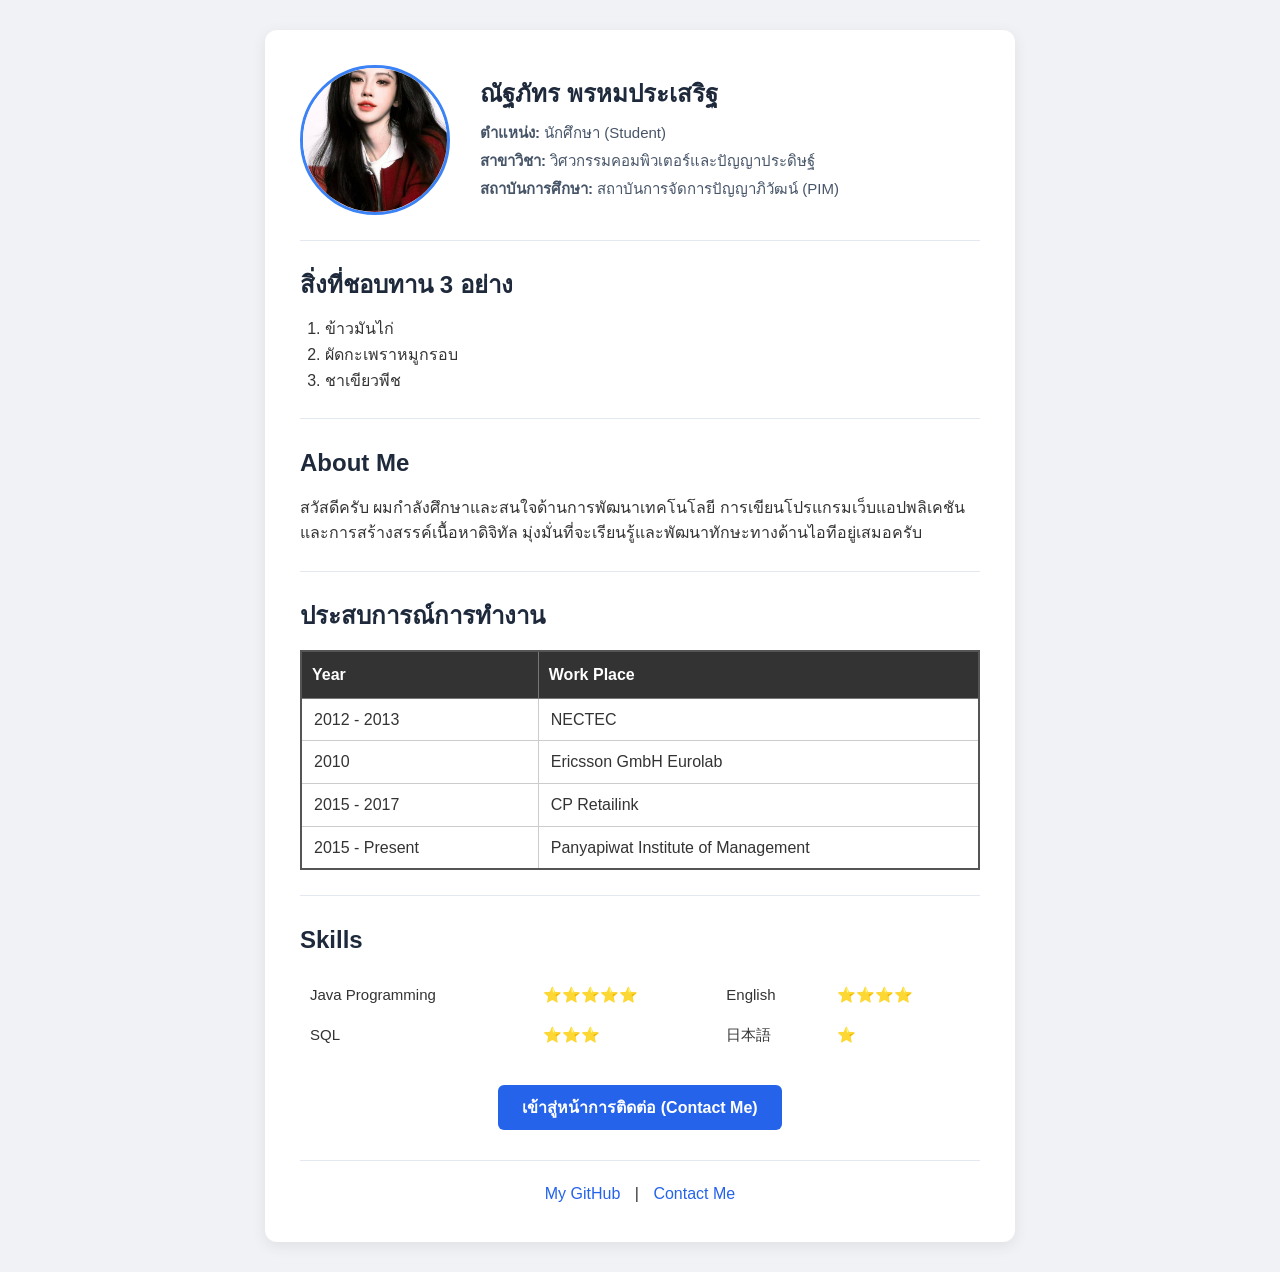
<file: index.html>
<!DOCTYPE html>
<html lang="th">
<head>
  <meta charset="UTF-8">
  <meta name="viewport" content="width=device-width, initial-scale=1.0">
  <title>My Page v2 - Profile</title>
  <link rel="stylesheet" href="styles.css">
</head>
<body>

  <div class="container">
    <table class="profile-table">
      <tr>
        <td style="width: 150px;">
          <img src="OIP.jpg" alt="Profile Image" class="profile-img">
        </td>
        <td class="profile-info">
          <h1>ณัฐภัทร พรหมประเสริฐ</h1>
          <p><strong>ตำแหน่ง:</strong> นักศึกษา (Student)</p>
          <p><strong>สาขาวิชา:</strong> วิศวกรรมคอมพิวเตอร์และปัญญาประดิษฐ์</p>
          <p><strong>สถาบันการศึกษา:</strong> สถาบันการจัดการปัญญาภิวัฒน์ (PIM)</p>
        </td>
      </tr>
    </table>

    <hr>

    <h2>สิ่งที่ชอบทาน 3 อย่าง</h2>
    <ol class="food-list">
      <li>ข้าวมันไก่</li>
      <li>ผัดกะเพราหมูกรอบ</li>
      <li>ชาเขียวพีช</li>
    </ol>

    <hr>

    <h2>About Me</h2>
    <p>
      สวัสดีครับ ผมกำลังศึกษาและสนใจด้านการพัฒนาเทคโนโลยี การเขียนโปรแกรมเว็บแอปพลิเคชัน และการสร้างสรรค์เนื้อหาดิจิทัล มุ่งมั่นที่จะเรียนรู้และพัฒนาทักษะทางด้านไอทีอยู่เสมอครับ
    </p>

    <hr>

    <h2>ประสบการณ์การทำงาน</h2>
    <table class="exp-table">
      <thead>
        <tr>
          <th style="width: 35%;">Year</th>
          <th>Work Place</th>
        </tr>
      </thead>
      <tbody>
        <tr>
          <td>2012 - 2013</td>
          <td>NECTEC</td>
        </tr>
        <tr>
          <td>2010</td>
          <td>Ericsson GmbH Eurolab</td>
        </tr>
        <tr>
          <td>2015 - 2017</td>
          <td>CP Retailink</td>
        </tr>
        <tr>
          <td>2015 - Present</td>
          <td>Panyapiwat Institute of Management</td>
        </tr>
      </tbody>
    </table>

    <hr>

    <h2>Skills</h2>
    <table class="skills-table">
      <tr>
        <td>Java Programming</td>
        <td>⭐⭐⭐⭐⭐</td>
        <td>English</td>
        <td>⭐⭐⭐⭐</td>
      </tr>
      <tr>
        <td>SQL</td>
        <td>⭐⭐⭐</td>
        <td>日本語</td>
        <td>⭐</td>
      </tr>
    </table>

    <div style="text-align: center; margin-top: 30px;">
      <a href="contact.html" class="btn">เข้าสู่หน้าการติดต่อ (Contact Me)</a>
    </div>

    <footer>
      <p>
        <a href="https://github.com" target="_blank">My GitHub</a> | 
        <a href="contact.html">Contact Me</a>
      </p>
    </footer>
  </div>

</body>
</html>
</file>
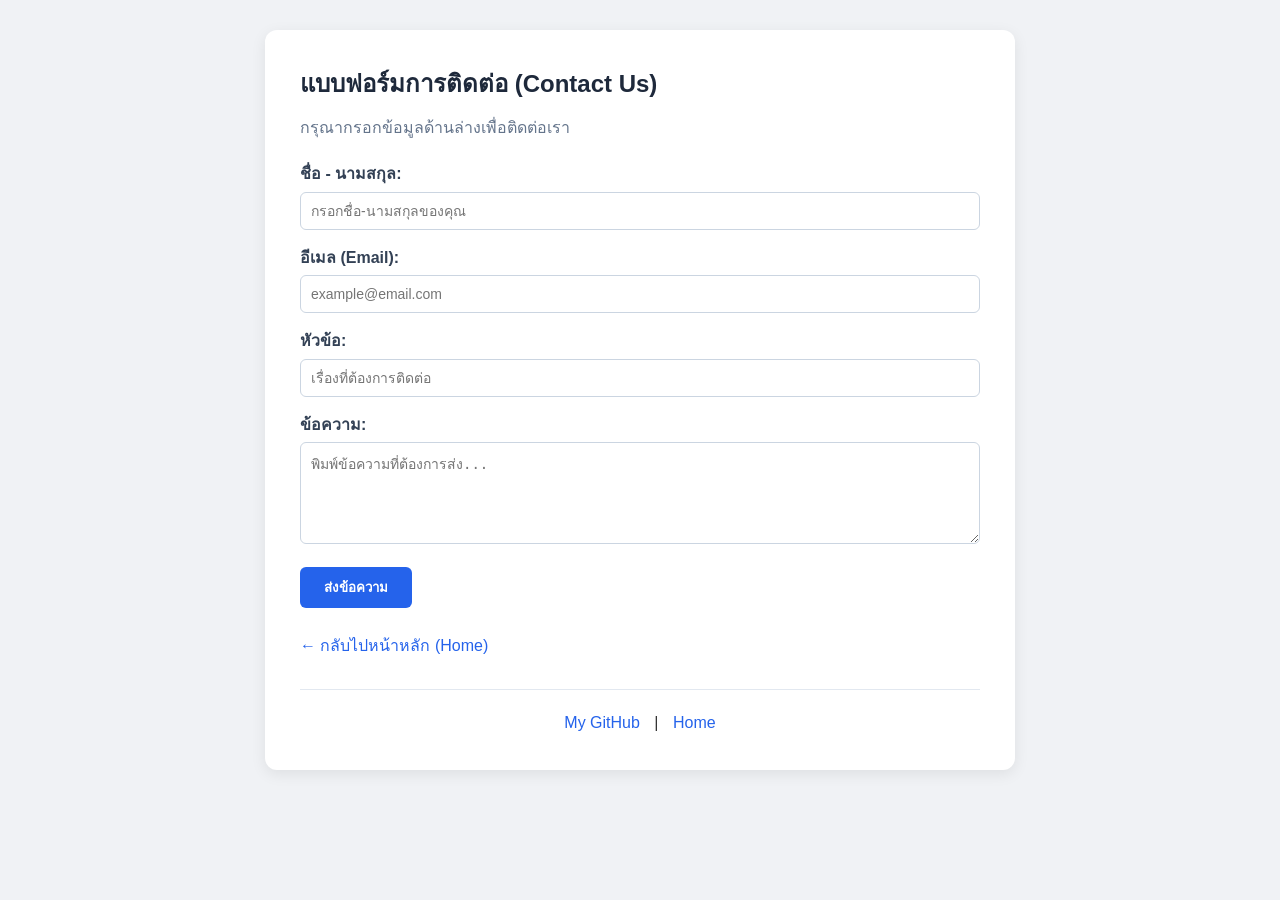
<file: contact 1.html>
<!DOCTYPE html>
<html lang="th">
<head>
  <meta charset="UTF-8">
  <meta name="viewport" content="width=device-width, initial-scale=1.0">
  <title>Contact - ติดต่อเรา</title>
  <link rel="stylesheet" href="styles.css">
</head>
<body>

  <div class="container">
    <h2>แบบฟอร์มการติดต่อ (Contact Us)</h2>
    <p style="margin-bottom: 20px; color: #64748b;">กรุณากรอกข้อมูลด้านล่างเพื่อติดต่อเรา</p>

    <form action="#" method="post">
      <div class="form-group">
        <label for="fullname">ชื่อ - นามสกุล:</label>
        <input type="text" id="fullname" name="fullname" placeholder="กรอกชื่อ-นามสกุลของคุณ" required>
      </div>

      <div class="form-group">
        <label for="email">อีเมล (Email):</label>
        <input type="email" id="email" name="email" placeholder="example@email.com" required>
      </div>

      <div class="form-group">
        <label for="subject">หัวข้อ:</label>
        <input type="text" id="subject" name="subject" placeholder="เรื่องที่ต้องการติดต่อ" required>
      </div>

      <div class="form-group">
        <label for="message">ข้อความ:</label>
        <textarea id="message" name="message" rows="5" placeholder="พิมพ์ข้อความที่ต้องการส่ง..." required></textarea>
      </div>

      <button type="submit" class="btn">ส่งข้อความ</button>
    </form>

    <div style="margin-top: 25px;">
      <a href="index.html" style="color: #2563eb; text-decoration: none;">← กลับไปหน้าหลัก (Home)</a>
    </div>

    <footer>
      <p>
        <a href="https://github.com" target="_blank">My GitHub</a> | 
        <a href="index.html">Home</a>
      </p>
    </footer>
  </div>

</body>
</html>
</file>
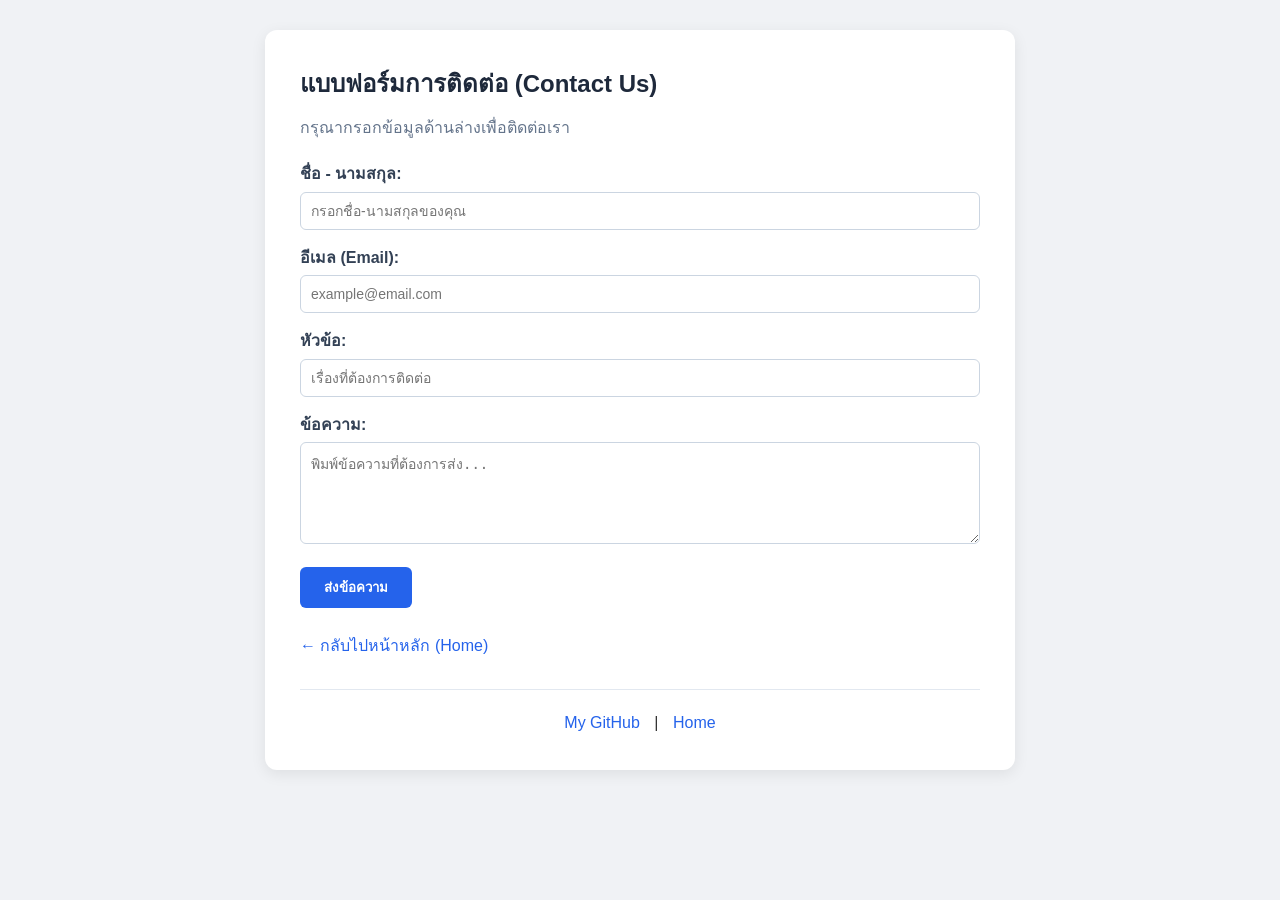
<file: contact.html>
<!DOCTYPE html>
<html lang="th">
<head>
  <meta charset="UTF-8">
  <meta name="viewport" content="width=device-width, initial-scale=1.0">
  <title>Contact - ติดต่อเรา</title>
  <link rel="stylesheet" href="styles.css">
</head>
<body>

  <div class="container">
    <h2>แบบฟอร์มการติดต่อ (Contact Us)</h2>
    <p style="margin-bottom: 20px; color: #64748b;">กรุณากรอกข้อมูลด้านล่างเพื่อติดต่อเรา</p>

    <form action="#" method="post">
      <div class="form-group">
        <label for="fullname">ชื่อ - นามสกุล:</label>
        <input type="text" id="fullname" name="fullname" placeholder="กรอกชื่อ-นามสกุลของคุณ" required>
      </div>

      <div class="form-group">
        <label for="email">อีเมล (Email):</label>
        <input type="email" id="email" name="email" placeholder="example@email.com" required>
      </div>

      <div class="form-group">
        <label for="subject">หัวข้อ:</label>
        <input type="text" id="subject" name="subject" placeholder="เรื่องที่ต้องการติดต่อ" required>
      </div>

      <div class="form-group">
        <label for="message">ข้อความ:</label>
        <textarea id="message" name="message" rows="5" placeholder="พิมพ์ข้อความที่ต้องการส่ง..." required></textarea>
      </div>

      <button type="submit" class="btn">ส่งข้อความ</button>
    </form>

    <div style="margin-top: 25px;">
      <a href="index.html" style="color: #2563eb; text-decoration: none;">← กลับไปหน้าหลัก (Home)</a>
    </div>

    <footer>
      <p>
        <a href="https://github.com" target="_blank">My GitHub</a> | 
        <a href="index.html">Home</a>
      </p>
    </footer>
  </div>

</body>
</html>
</file>
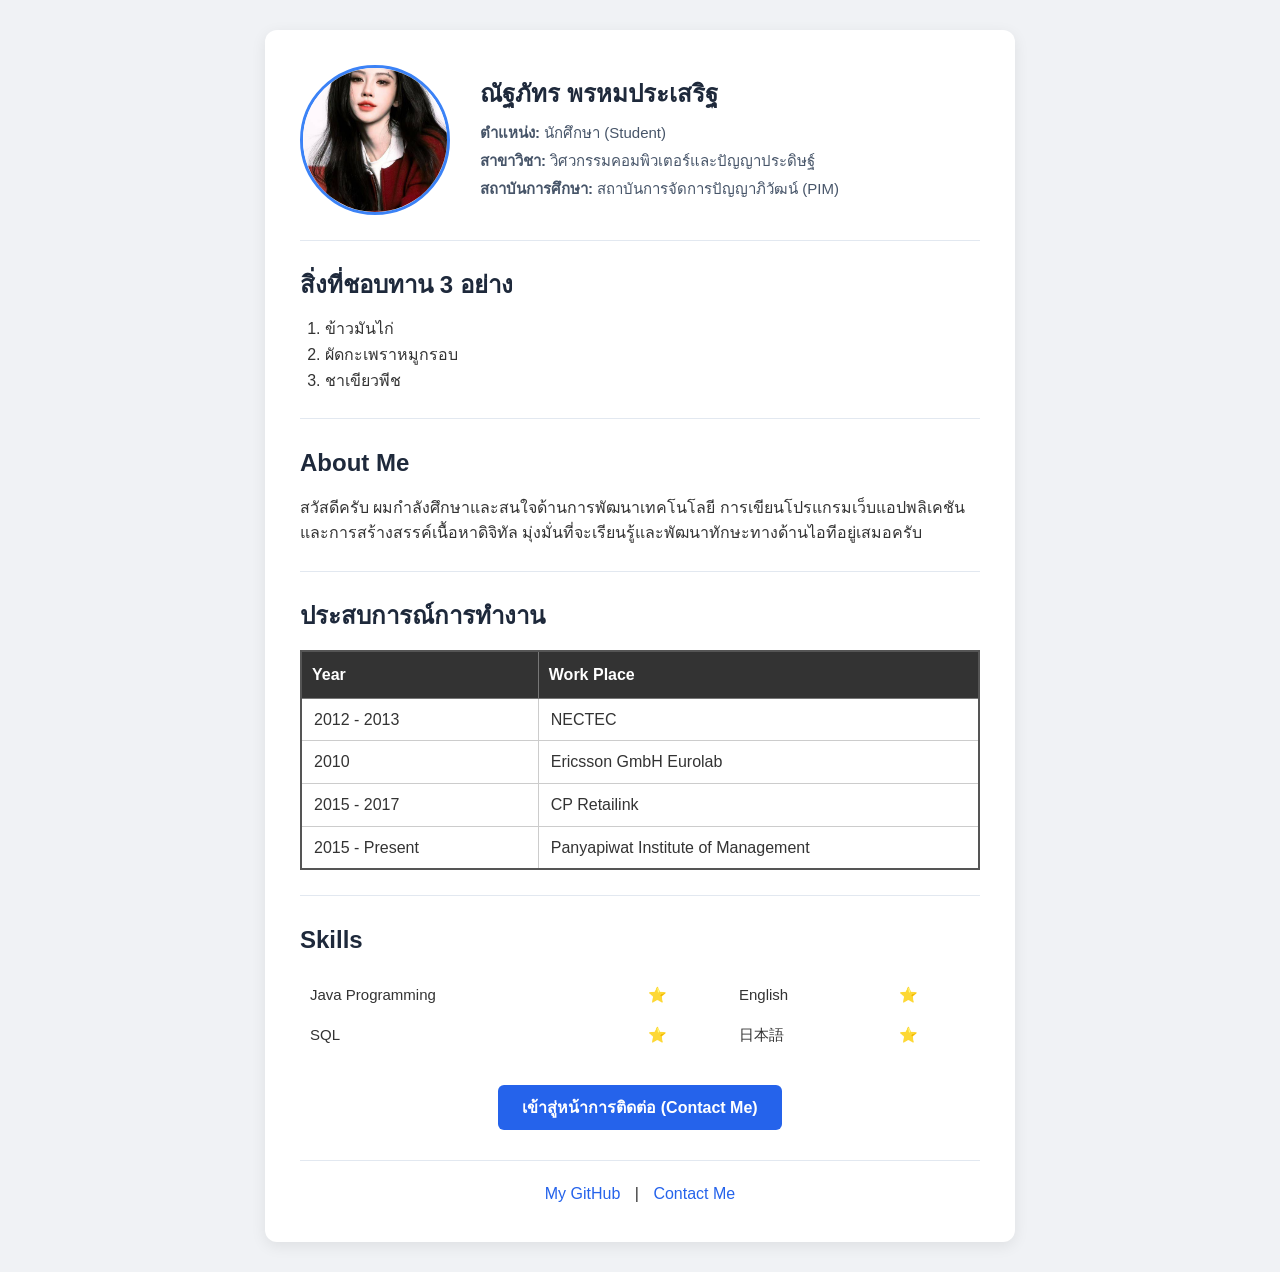
<file: index 2.html>
<!DOCTYPE html>
<html lang="th">
<head>
  <meta charset="UTF-8">
  <meta name="viewport" content="width=device-width, initial-scale=1.0">
  <title>My Page v2 - Profile</title>
  <link rel="stylesheet" href="styles.css">
</head>
<body>

  <div class="container">
    <table class="profile-table">
      <tr>
        <td style="width: 150px;">
          <img src="OIP.jpg" alt="Profile Image" class="profile-img">
        </td>
        <td class="profile-info">
          <h1>ณัฐภัทร พรหมประเสริฐ</h1>
          <p><strong>ตำแหน่ง:</strong> นักศึกษา (Student)</p>
          <p><strong>สาขาวิชา:</strong> วิศวกรรมคอมพิวเตอร์และปัญญาประดิษฐ์</p>
          <p><strong>สถาบันการศึกษา:</strong> สถาบันการจัดการปัญญาภิวัฒน์ (PIM)</p>
        </td>
      </tr>
    </table>

    <hr>

    <h2>สิ่งที่ชอบทาน 3 อย่าง</h2>
    <ol class="food-list">
      <li>ข้าวมันไก่</li>
      <li>ผัดกะเพราหมูกรอบ</li>
      <li>ชาเขียวพีช</li>
    </ol>

    <hr>

    <h2>About Me</h2>
    <p>
      สวัสดีครับ ผมกำลังศึกษาและสนใจด้านการพัฒนาเทคโนโลยี การเขียนโปรแกรมเว็บแอปพลิเคชัน และการสร้างสรรค์เนื้อหาดิจิทัล มุ่งมั่นที่จะเรียนรู้และพัฒนาทักษะทางด้านไอทีอยู่เสมอครับ
    </p>

    <hr>

    <h2>ประสบการณ์การทำงาน</h2>
    <table class="exp-table">
      <thead>
        <tr>
          <th style="width: 35%;">Year</th>
          <th>Work Place</th>
        </tr>
      </thead>
      <tbody>
        <tr>
          <td>2012 - 2013</td>
          <td>NECTEC</td>
        </tr>
        <tr>
          <td>2010</td>
          <td>Ericsson GmbH Eurolab</td>
        </tr>
        <tr>
          <td>2015 - 2017</td>
          <td>CP Retailink</td>
        </tr>
        <tr>
          <td>2015 - Present</td>
          <td>Panyapiwat Institute of Management</td>
        </tr>
      </tbody>
    </table>

    <hr>

    <h2>Skills</h2>
    <table class="skills-table">
      <tr>
        <td>Java Programming</td>
        <td>⭐</td>
        <td>English</td>
        <td>⭐</td>
      </tr>
      <tr>
        <td>SQL</td>
        <td>⭐</td>
        <td>日本語</td>
        <td>⭐</td>
      </tr>
    </table>

    <div style="text-align: center; margin-top: 30px;">
      <a href="contact.html" class="btn">เข้าสู่หน้าการติดต่อ (Contact Me)</a>
    </div>

    <footer>
      <p>
        <a href="https://github.com" target="_blank">My GitHub</a> | 
        <a href="contact.html">Contact Me</a>
      </p>
    </footer>
  </div>

</body>
</html>
</file>
<file: styles.css>
* {
  box-sizing: border-box;
  margin: 0;
  padding: 0;
}

body {
  font-family: 'Segoe UI', Tahoma, Geneva, Verdana, sans-serif;
  background-color: #f0f2f5;
  color: #333;
  line-height: 1.6;
  padding: 30px 15px;
}

.container {
  max-width: 750px;
  margin: 0 auto;
  background: #ffffff;
  padding: 35px;
  border-radius: 12px;
  box-shadow: 0 4px 15px rgba(0, 0, 0, 0.08);
}

.profile-table {
  width: 100%;
  border-collapse: collapse;
  margin-bottom: 20px;
}

.profile-img {
  width: 150px;
  height: 150px;
  border-radius: 50%;
  object-fit: cover;
  border: 3px solid #3b82f6;
  display: block;
}

.profile-info {
  padding-left: 30px;
  vertical-align: middle;
}

.profile-info h1 {
  font-size: 24px;
  color: #1e293b;
  margin-bottom: 8px;
}

.profile-info p {
  font-size: 15px;
  color: #475569;
  margin: 4px 0;
}

hr {
  border: 0;
  height: 1px;
  background-color: #e2e8f0;
  margin: 25px 0;
}

h2, h3 {
  color: #1e293b;
  margin-bottom: 12px;
}

.food-list {
  margin-left: 25px;
  margin-bottom: 10px;
}

.exp-table {
  width: 100%;
  border-collapse: collapse;
  margin: 15px 0 25px 0;
  border: 2px solid #555;
}

.exp-table th {
  background-color: #333;
  color: #fff;
  padding: 10px;
  text-align: left;
  border: 1px solid #777;
}

.exp-table td {
  padding: 8px 12px;
  border: 1px solid #ccc;
  color: #333;
}

.skills-table {
  width: 100%;
  border-collapse: collapse;
  margin: 15px 0;
}

.skills-table td {
  padding: 8px 10px;
  font-size: 15px;
}

.btn {
  display: inline-block;
  background-color: #2563eb;
  color: #ffffff;
  padding: 10px 24px;
  text-decoration: none;
  border-radius: 6px;
  font-weight: 600;
  border: none;
  cursor: pointer;
  transition: background 0.2s;
}

.btn:hover {
  background-color: #1d4ed8;
}

.form-group {
  margin-bottom: 15px;
}

.form-group label {
  display: block;
  font-weight: 600;
  margin-bottom: 5px;
  color: #334155;
}

.form-group input,
.form-group textarea {
  width: 100%;
  padding: 10px;
  border: 1px solid #cbd5e1;
  border-radius: 6px;
  font-size: 14px;
}

footer {
  margin-top: 30px;
  text-align: center;
  border-top: 1px solid #e2e8f0;
  padding-top: 20px;
}

footer a {
  color: #2563eb;
  text-decoration: none;
  margin: 0 10px;
  font-weight: 500;
}

footer a:hover {
  text-decoration: underline;
}
</file>
